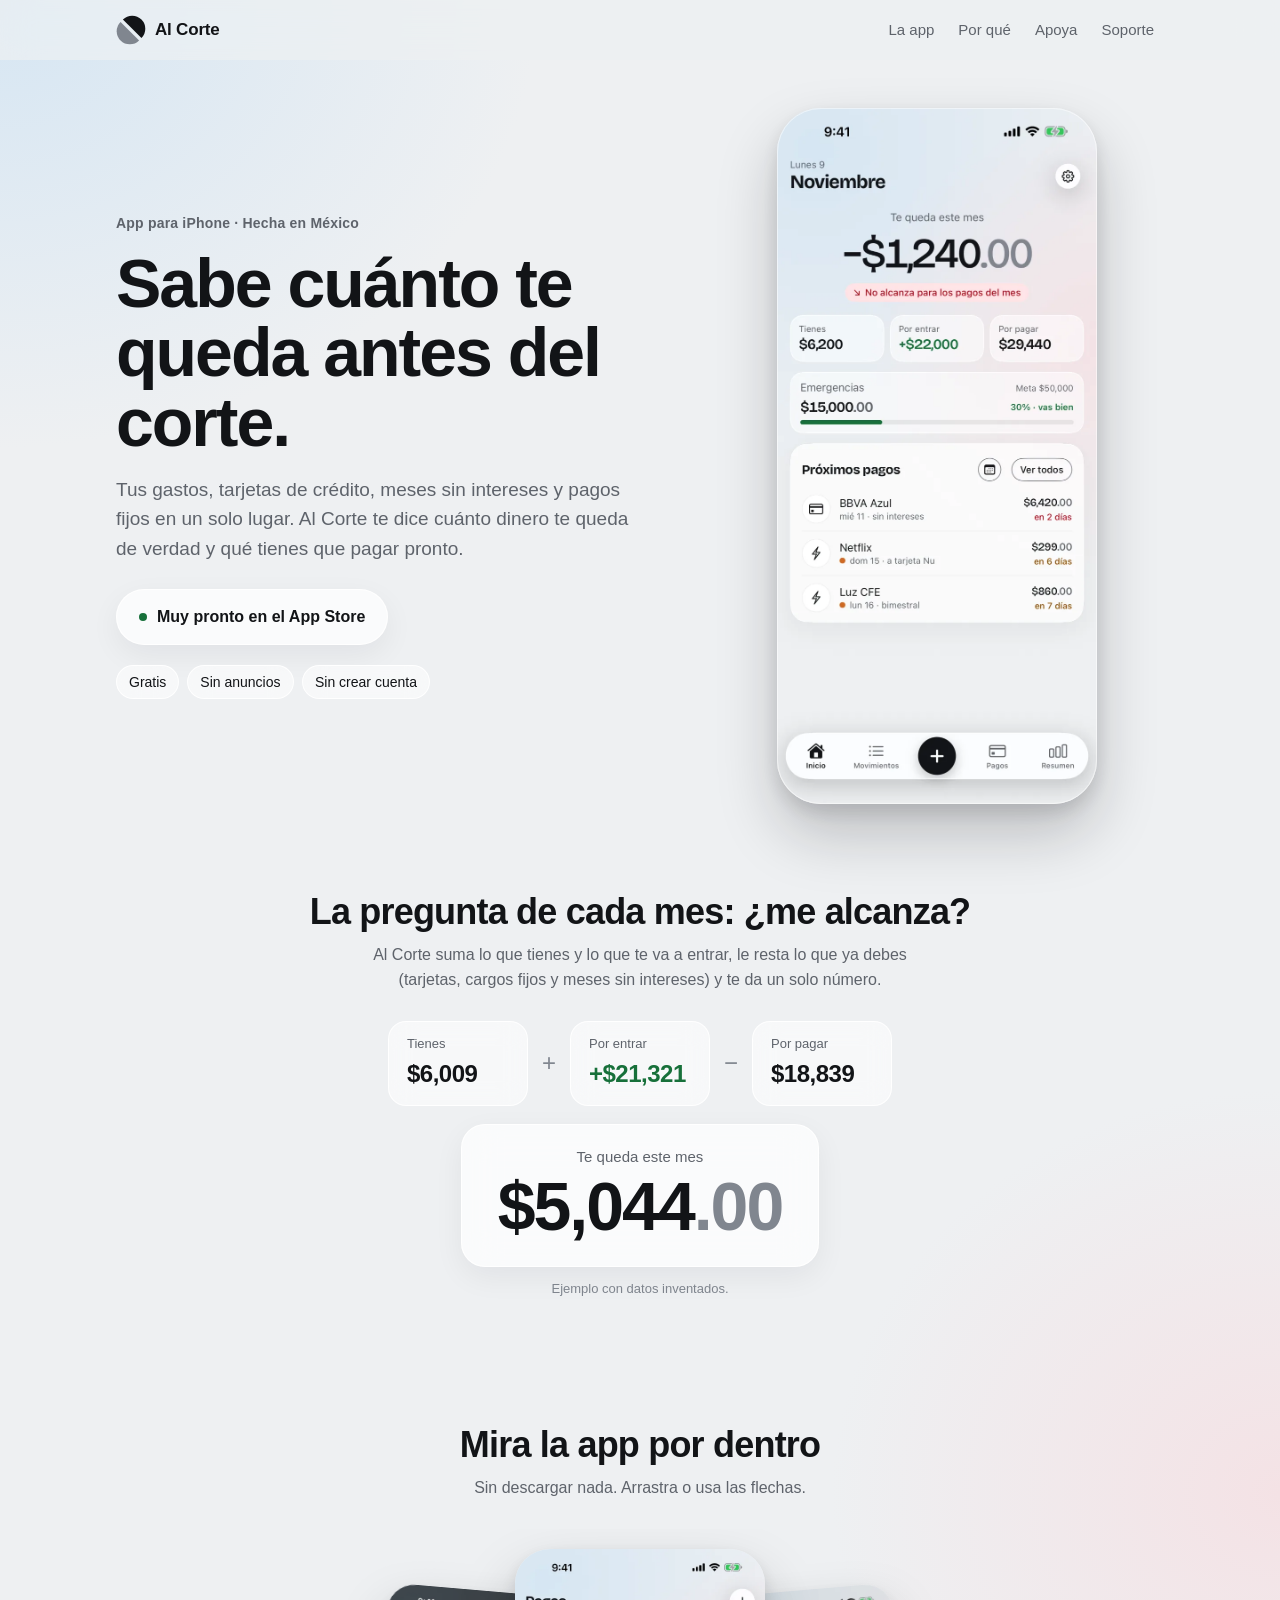
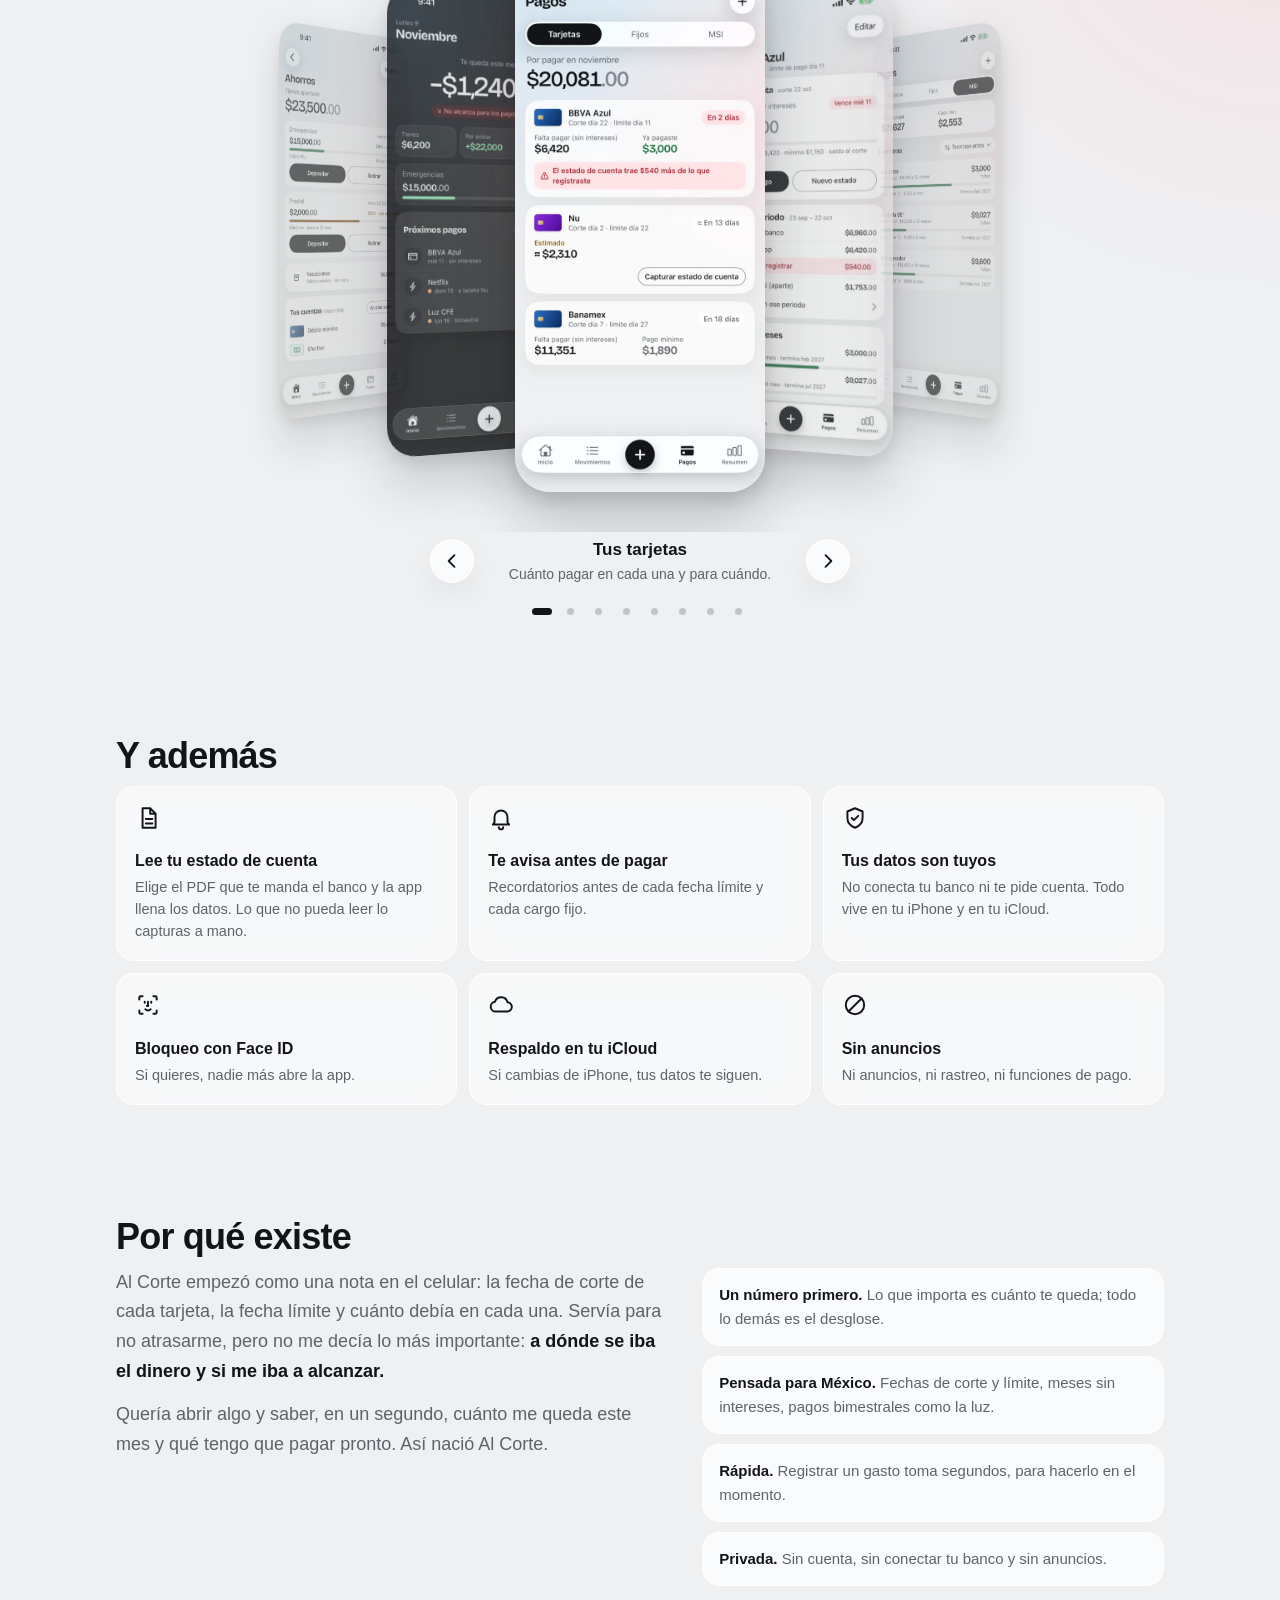
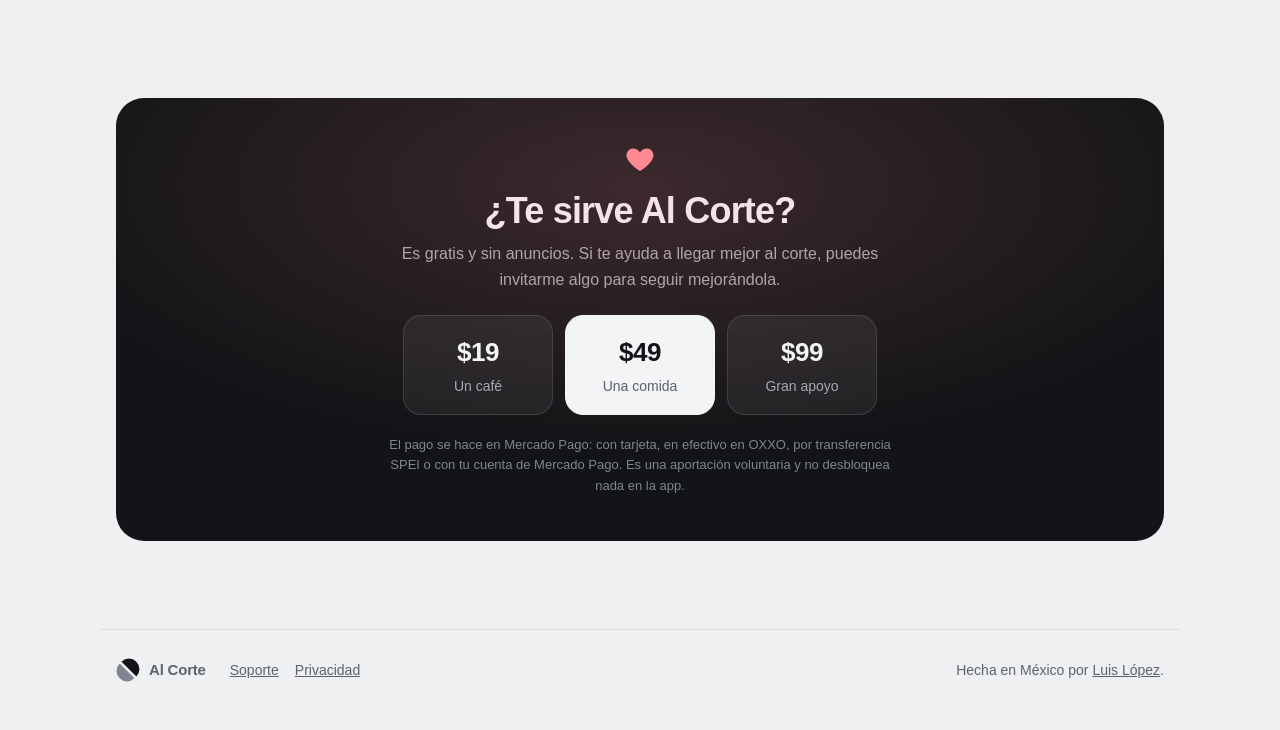
<file: index.html>
<!doctype html>
<html lang="es-MX">
<head>
<meta charset="utf-8">
<meta name="viewport" content="width=device-width, initial-scale=1, viewport-fit=cover">
<title>Al Corte · Sabe cuánto te queda antes del corte</title>
<meta name="description" content="App para iPhone que junta tus gastos, tarjetas de crédito, meses sin intereses y pagos fijos, y te dice cuánto dinero te queda de verdad. Gratis, sin anuncios y sin crear cuenta.">
<meta name="theme-color" content="#EEF0F2" media="(prefers-color-scheme: light)">
<meta name="theme-color" content="#0E1013" media="(prefers-color-scheme: dark)">
<meta property="og:type" content="website">
<meta property="og:locale" content="es_MX">
<meta property="og:title" content="Al Corte · Sabe cuánto te queda antes del corte">
<meta property="og:description" content="Tus gastos, tarjetas, meses sin intereses y pagos fijos en un solo lugar. Gratis y sin anuncios.">
<link rel="icon" href="marca.svg">
<link rel="stylesheet" href="estilo.css">
<link rel="stylesheet" href="inicio.css">
<link rel="preload" as="image" href="img/inicio.webp" type="image/webp" media="(prefers-color-scheme: light)">
<link rel="preload" as="image" href="img/inicio-oscuro.webp" type="image/webp" media="(prefers-color-scheme: dark)">
<script>document.documentElement.classList.add("js")</script>
<script src="inicio.js" defer></script>
</head>
<body class="inicio">

<header class="barra">
  <div class="barra-dentro">
  <a class="logo" href="./"><img src="marca.svg" alt="" width="30" height="30">Al Corte</a>
  <nav aria-label="Secciones">
    <a href="#app">La app</a>
    <a href="#por-que">Por qué</a>
    <a href="#apoya">Apoya</a>
    <a href="soporte/">Soporte</a>
  </nav>
  </div>
</header>

<main id="contenido">

  <section class="hero">
    <div class="hero-texto">
      <p class="ceja">App para iPhone · Hecha en México</p>
      <h1>Sabe cuánto te queda antes del corte.</h1>
      <p class="entrada">Tus gastos, tarjetas de crédito, meses sin intereses y pagos fijos en un solo lugar. Al Corte te dice cuánto dinero te queda de verdad y qué tienes que pagar pronto.</p>
      <div class="acciones">
        <span class="boton-tienda pronto">Muy pronto en el App Store</span>
      </div>
      <ul class="sellos" aria-label="Lo básico">
        <li>Gratis</li>
        <li>Sin anuncios</li>
        <li>Sin crear cuenta</li>
      </ul>
    </div>
    <div class="hero-telefono">
      <div class="flota">
        <div class="inclina" id="telefono">
          <picture>
            <source srcset="img/inicio-oscuro.webp" media="(prefers-color-scheme: dark)" width="600" height="1304">
            <img class="pantalla" src="img/inicio.webp" width="720" height="1565" fetchpriority="high"
                 alt="Pantalla de Inicio de Al Corte: lo que te queda este mes, lo que tienes, lo que está por entrar, lo que tienes que pagar y tus próximos pagos.">
          </picture>
        </div>
      </div>
    </div>
  </section>

  <section class="cuenta revelar" aria-labelledby="t-cuenta">
    <h2 id="t-cuenta">La pregunta de cada mes: ¿me alcanza?</h2>
    <p class="sub">Al Corte suma lo que tienes y lo que te va a entrar, le resta lo que ya debes (tarjetas, cargos fijos y meses sin intereses) y te da un solo número.</p>
    <div class="ecuacion">
      <div class="termino"><span>Tienes</span><b class="monto" data-contar="6200">$6,200</b></div>
      <i aria-hidden="true">+</i>
      <div class="termino"><span>Por entrar</span><b class="monto positivo" data-contar="22000" data-signo="+">+$22,000</b></div>
      <i aria-hidden="true">−</i>
      <div class="termino"><span>Por pagar</span><b class="monto" data-contar="19440">$19,440</b></div>
    </div>
    <div class="resultado">
      <span>Te queda este mes</span>
      <strong class="monto grande" data-contar="8760" data-centavos>$8,760<span class="centavos">.00</span></strong>
    </div>
    <p class="nota">Ejemplo con datos inventados.</p>
  </section>

  <section id="app" class="galeria revelar" aria-labelledby="t-app">
    <h2 id="t-app">Mira la app por dentro</h2>
    <p class="sub">Sin descargar nada. Arrastra o usa las flechas.</p>

    <div class="carrusel" id="carrusel" role="region" aria-roledescription="carrusel" aria-label="Capturas de Al Corte" tabindex="0">
      <ul class="pista">
        <li class="toma" data-titulo="Tus tarjetas" data-detalle="Cuánto pagar en cada una y para cuándo.">
          <img src="img/tarjetas.webp" width="600" height="1304" loading="lazy" alt="Pestaña Pagos con tres tarjetas: lo que falta pagar en cada una y en cuántos días vence.">
        </li>
        <li class="toma" data-titulo="Cada tarjeta, revisada" data-detalle="Te avisa si el banco trae algo que no registraste.">
          <img src="img/detalle-tarjeta.webp" width="600" height="1304" loading="lazy" alt="Detalle de una tarjeta: estado de cuenta, revisión del periodo y aviso de compras que faltan por registrar.">
        </li>
        <li class="toma" data-titulo="Meses sin intereses" data-detalle="Cuánto te falta y cuándo terminas cada compra.">
          <img src="img/msi.webp" width="600" height="1304" loading="lazy" alt="Lista de compras a meses sin intereses con lo que falta pagar y el mes en que terminan.">
        </li>
        <li class="toma" data-titulo="Calendario de pagos" data-detalle="Cortes, fechas límite, ingresos y cargos fijos.">
          <img src="img/calendario.webp" width="600" height="1304" loading="lazy" alt="Calendario del mes con fechas límite, cortes, ingresos y cargos fijos, y la lista de lo próximo.">
        </li>
        <li class="toma" data-titulo="Registrar un gasto" data-detalle="Monto, categoría y listo. Toma segundos.">
          <img src="img/registrar.webp" width="600" height="1304" loading="lazy" alt="Pantalla para registrar un gasto con teclado numérico, categorías y forma de pago.">
        </li>
        <li class="toma" data-titulo="Resumen del mes" data-detalle="A dónde se fue el dinero, por categoría.">
          <img src="img/resumen.webp" width="600" height="1304" loading="lazy" alt="Resumen del mes con el gasto por categoría.">
        </li>
        <li class="toma" data-titulo="Ahorros" data-detalle="Apartados con meta y cuánto llevas.">
          <img src="img/ahorros.webp" width="600" height="1304" loading="lazy" alt="Ahorros con apartados, metas y avance.">
        </li>
        <li class="toma" data-titulo="Modo oscuro" data-detalle="Se adapta a tu iPhone.">
          <img src="img/inicio-oscuro.webp" width="600" height="1304" loading="lazy" alt="Pantalla de Inicio en modo oscuro.">
        </li>
      </ul>
    </div>

    <div class="carrusel-pie">
      <button class="flecha" type="button" id="anterior" aria-label="Captura anterior">
        <svg viewBox="0 0 24 24" width="20" height="20" aria-hidden="true"><path d="M15 5l-7 7 7 7" fill="none" stroke="currentColor" stroke-width="2.2" stroke-linecap="round" stroke-linejoin="round"/></svg>
      </button>
      <div class="leyenda" id="leyenda"><b>Tus tarjetas</b><span>Cuánto pagar en cada una y para cuándo.</span></div>
      <button class="flecha" type="button" id="siguiente" aria-label="Captura siguiente">
        <svg viewBox="0 0 24 24" width="20" height="20" aria-hidden="true"><path d="M9 5l7 7-7 7" fill="none" stroke="currentColor" stroke-width="2.2" stroke-linecap="round" stroke-linejoin="round"/></svg>
      </button>
    </div>
    <div class="puntos" id="puntos"></div>
  </section>

  <section class="extras revelar" aria-labelledby="t-extras">
    <h2 id="t-extras">Y además</h2>
    <ul class="mosaicos">
      <li style="--i:0">
        <svg viewBox="0 0 24 24" aria-hidden="true"><path d="M7 3h7l5 5v13H7z M14 3v5h5 M10 13h6 M10 17h6" fill="none" stroke="currentColor" stroke-width="1.8" stroke-linejoin="round" stroke-linecap="round"/></svg>
        <b>Lee tu estado de cuenta</b>
        <span>Elige el PDF que te manda el banco y la app llena los datos. Lo que no pueda leer lo capturas a mano.</span>
      </li>
      <li style="--i:1">
        <svg viewBox="0 0 24 24" aria-hidden="true"><path d="M6 16V11a6 6 0 0112 0v5l1.5 2h-15z M10 20.5a2 2 0 004 0" fill="none" stroke="currentColor" stroke-width="1.8" stroke-linejoin="round" stroke-linecap="round"/></svg>
        <b>Te avisa antes de pagar</b>
        <span>Recordatorios antes de cada fecha límite y cada cargo fijo.</span>
      </li>
      <li style="--i:2">
        <svg viewBox="0 0 24 24" aria-hidden="true"><path d="M12 3l7 3v6c0 4.5-3 7.5-7 9-4-1.5-7-4.5-7-9V6z M9 12l2 2 4-4" fill="none" stroke="currentColor" stroke-width="1.8" stroke-linejoin="round" stroke-linecap="round"/></svg>
        <b>Tus datos son tuyos</b>
        <span>No conecta tu banco ni te pide cuenta. Todo vive en tu iPhone y en tu iCloud.</span>
      </li>
      <li style="--i:3">
        <svg viewBox="0 0 24 24" aria-hidden="true"><path d="M7 4H5a1 1 0 00-1 1v2 M17 4h2a1 1 0 011 1v2 M7 20H5a1 1 0 01-1-1v-2 M17 20h2a1 1 0 001-1v-2 M9 9v1 M15 9v1 M12 9v4h-1 M9.5 16a4 4 0 005 0" fill="none" stroke="currentColor" stroke-width="1.8" stroke-linejoin="round" stroke-linecap="round"/></svg>
        <b>Bloqueo con Face ID</b>
        <span>Si quieres, nadie más abre la app.</span>
      </li>
      <li style="--i:4">
        <svg viewBox="0 0 24 24" aria-hidden="true"><path d="M7 18a4.5 4.5 0 01-.6-8.96A6 6 0 0118 9.5a4.25 4.25 0 01-.5 8.5z" fill="none" stroke="currentColor" stroke-width="1.8" stroke-linejoin="round"/></svg>
        <b>Respaldo en tu iCloud</b>
        <span>Si cambias de iPhone, tus datos te siguen.</span>
      </li>
      <li style="--i:5">
        <svg viewBox="0 0 24 24" aria-hidden="true"><circle cx="12" cy="12" r="8.5" fill="none" stroke="currentColor" stroke-width="1.8"/><path d="M6 18L18 6" fill="none" stroke="currentColor" stroke-width="1.8" stroke-linecap="round"/></svg>
        <b>Sin anuncios</b>
        <span>Ni anuncios, ni rastreo, ni funciones de pago.</span>
      </li>
    </ul>
  </section>

  <section id="por-que" class="historia revelar" aria-labelledby="t-historia">
    <h2 id="t-historia">Por qué existe</h2>
    <div class="historia-cuerpo">
      <div class="historia-texto">
        <p>Al Corte empezó como una nota en el celular: la fecha de corte de cada tarjeta, la fecha límite y cuánto debía en cada una. Servía para no atrasarme, pero no me decía lo más importante: <strong>a dónde se iba el dinero y si me iba a alcanzar.</strong></p>
        <p>Quería abrir algo y saber, en un segundo, cuánto me queda este mes y qué tengo que pagar pronto. Así nació Al Corte.</p>
      </div>
      <ul class="principios">
        <li><b>Un número primero.</b> Lo que importa es cuánto te queda; todo lo demás es el desglose.</li>
        <li><b>Pensada para México.</b> Fechas de corte y límite, meses sin intereses, pagos bimestrales como la luz.</li>
        <li><b>Rápida.</b> Registrar un gasto toma segundos, para hacerlo en el momento.</li>
        <li><b>Privada.</b> Sin cuenta, sin conectar tu banco y sin anuncios.</li>
      </ul>
    </div>
  </section>

  <section id="apoya" class="apoya revelar" aria-labelledby="t-apoya">
    <div class="apoya-caja">
      <svg class="corazon" viewBox="0 0 24 24" aria-hidden="true"><path d="M12 20.5s-7.5-4.6-9.2-9.4C1.7 7.9 3.8 4.5 7.2 4.5c2 0 3.6 1.1 4.8 2.8 1.2-1.7 2.8-2.8 4.8-2.8 3.4 0 5.5 3.4 4.4 6.6-1.7 4.8-9.2 9.4-9.2 9.4z" fill="currentColor"/></svg>
      <h2 id="t-apoya">¿Te sirve Al Corte?</h2>
      <p>Es gratis y sin anuncios. Si te ayuda a llegar mejor al corte, puedes invitarme algo para seguir mejorándola.</p>
      <div class="montos">
        <a class="donar" href="https://mpago.la/24fGsZq" data-liga target="_blank" rel="noopener"><b>$19</b><span>Un café</span></a>
        <a class="donar destacado" href="https://mpago.la/1JMsMLo" data-liga target="_blank" rel="noopener"><b>$49</b><span>Una comida</span></a>
        <a class="donar" href="https://mpago.la/2PEcxmM" data-liga target="_blank" rel="noopener"><b>$99</b><span>Gran apoyo</span></a>
      </div>
      <p class="letra-chica">El pago se hace en Mercado Pago: con tarjeta, en efectivo en OXXO, por transferencia SPEI o con tu cuenta de Mercado Pago. Es una aportación voluntaria y no desbloquea nada en la app.</p>
    </div>
  </section>

</main>

<footer class="pie">
  <a class="logo" href="./"><img src="marca.svg" alt="" width="24" height="24">Al Corte</a>
  <nav aria-label="Ayuda"><a href="soporte/">Soporte</a><a href="privacidad/">Privacidad</a></nav>
  <p>Hecha en México por <a href="https://luislpz.xyz">Luis López</a>.</p>
</footer>

</body>
</html>
</file>
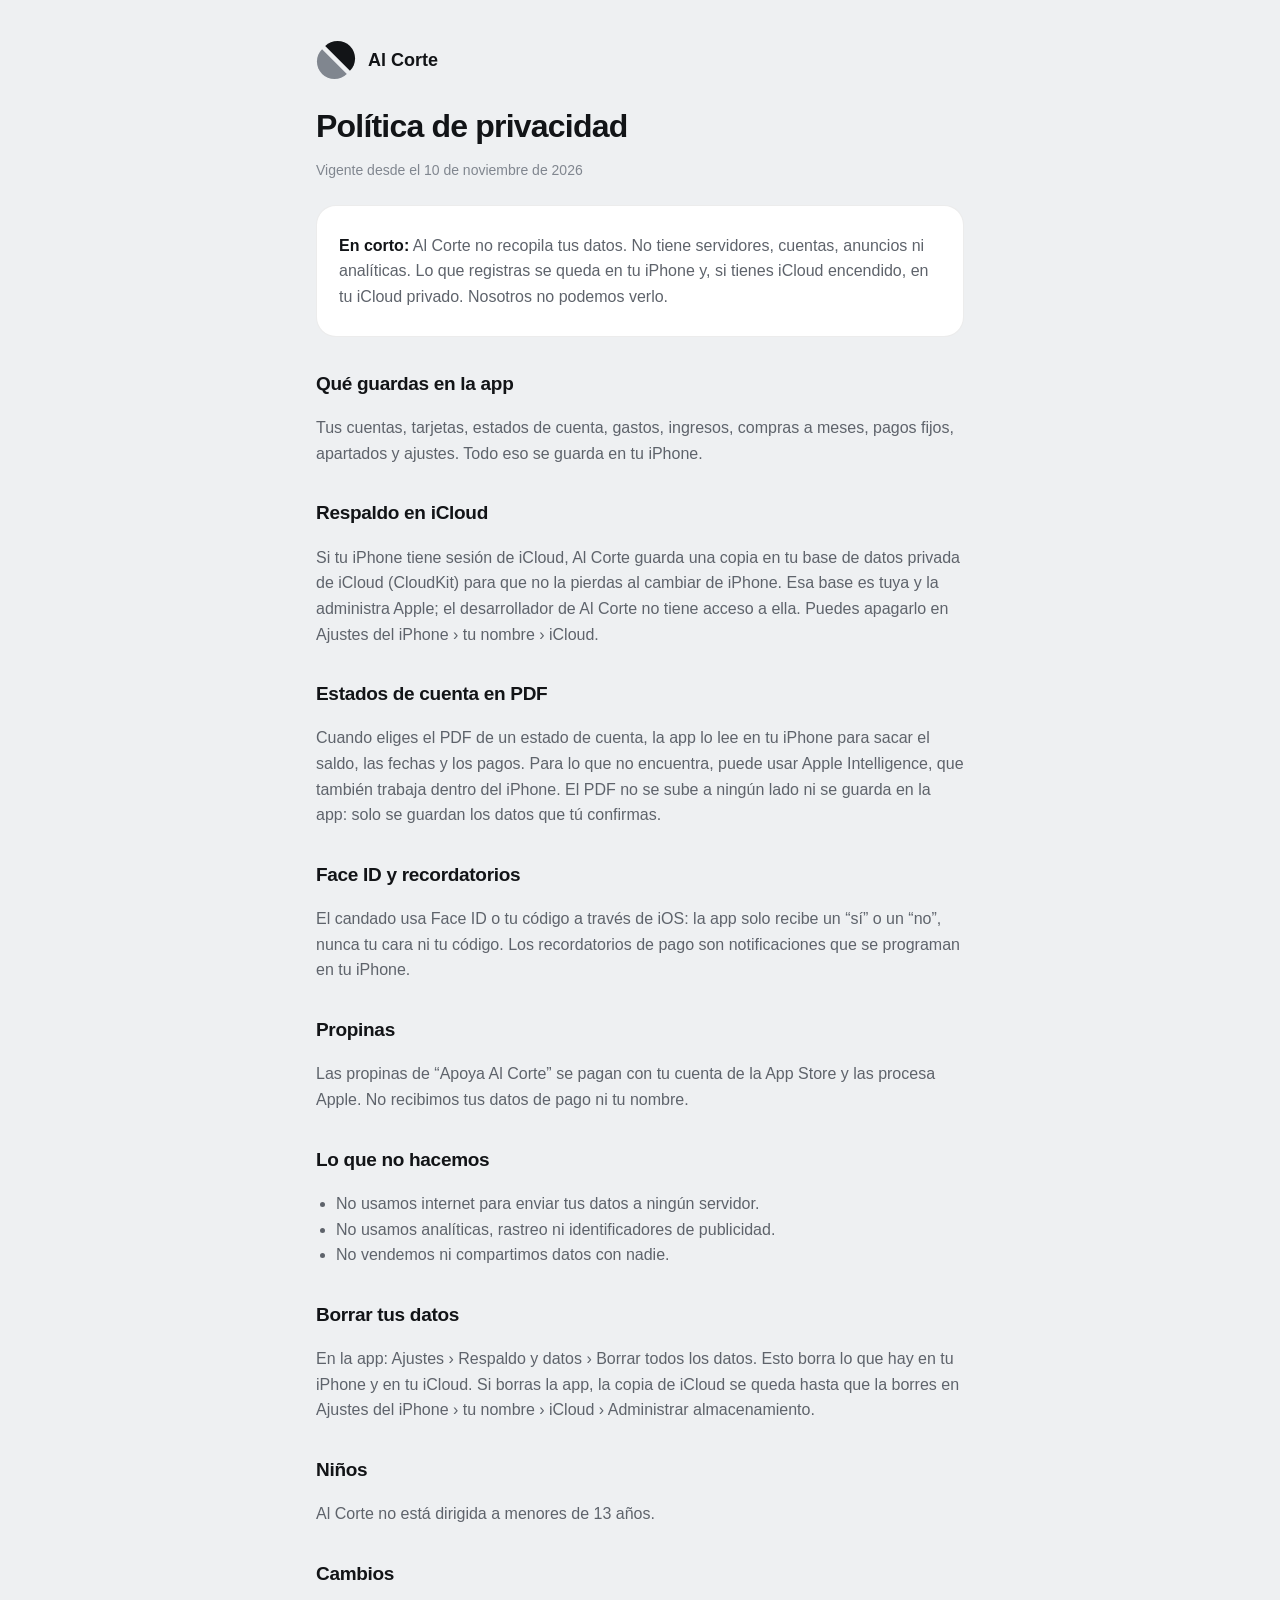
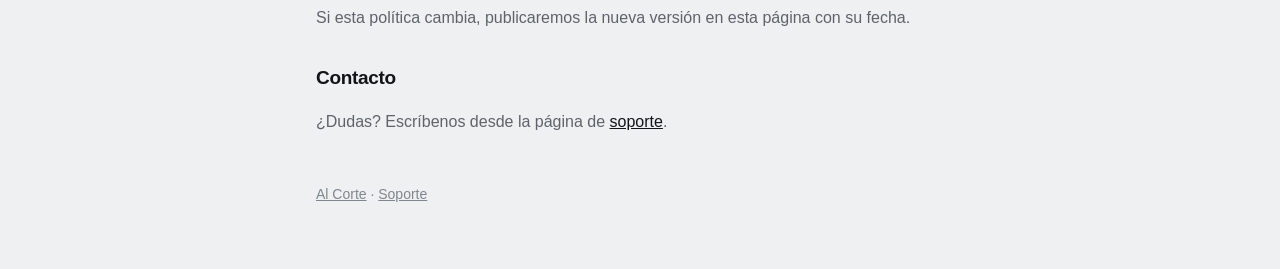
<file: privacidad/index.html>
<!doctype html>
<html lang="es-MX">
<head>
<meta charset="utf-8">
<meta name="viewport" content="width=device-width, initial-scale=1">
<title>Privacidad · Al Corte</title>
<meta name="description" content="Política de privacidad de Al Corte.">
<link rel="icon" href="../marca.svg">
<link rel="stylesheet" href="../estilo.css">
</head>
<body>
<main>
<header><img src="../marca.svg" alt=""><a href="../">Al Corte</a></header>
<h1>Política de privacidad</h1>
<p class="fecha">Vigente desde el 10 de noviembre de 2026</p>

<div class="tarjeta">
<p><strong>En corto:</strong> Al Corte no recopila tus datos. No tiene servidores, cuentas, anuncios ni analíticas. Lo que registras se queda en tu iPhone y, si tienes iCloud encendido, en tu iCloud privado. Nosotros no podemos verlo.</p>
</div>

<h2>Qué guardas en la app</h2>
<p>Tus cuentas, tarjetas, estados de cuenta, gastos, ingresos, compras a meses, pagos fijos, apartados y ajustes. Todo eso se guarda en tu iPhone.</p>

<h2>Respaldo en iCloud</h2>
<p>Si tu iPhone tiene sesión de iCloud, Al Corte guarda una copia en tu base de datos privada de iCloud (CloudKit) para que no la pierdas al cambiar de iPhone. Esa base es tuya y la administra Apple; el desarrollador de Al Corte no tiene acceso a ella. Puedes apagarlo en Ajustes del iPhone › tu nombre › iCloud.</p>

<h2>Estados de cuenta en PDF</h2>
<p>Cuando eliges el PDF de un estado de cuenta, la app lo lee en tu iPhone para sacar el saldo, las fechas y los pagos. Para lo que no encuentra, puede usar Apple Intelligence, que también trabaja dentro del iPhone. El PDF no se sube a ningún lado ni se guarda en la app: solo se guardan los datos que tú confirmas.</p>

<h2>Face ID y recordatorios</h2>
<p>El candado usa Face ID o tu código a través de iOS: la app solo recibe un “sí” o un “no”, nunca tu cara ni tu código. Los recordatorios de pago son notificaciones que se programan en tu iPhone.</p>

<h2>Propinas</h2>
<p>Las propinas de “Apoya Al Corte” se pagan con tu cuenta de la App Store y las procesa Apple. No recibimos tus datos de pago ni tu nombre.</p>

<h2>Lo que no hacemos</h2>
<ul>
<li>No usamos internet para enviar tus datos a ningún servidor.</li>
<li>No usamos analíticas, rastreo ni identificadores de publicidad.</li>
<li>No vendemos ni compartimos datos con nadie.</li>
</ul>

<h2>Borrar tus datos</h2>
<p>En la app: Ajustes › Respaldo y datos › Borrar todos los datos. Esto borra lo que hay en tu iPhone y en tu iCloud. Si borras la app, la copia de iCloud se queda hasta que la borres en Ajustes del iPhone › tu nombre › iCloud › Administrar almacenamiento.</p>

<h2>Niños</h2>
<p>Al Corte no está dirigida a menores de 13 años.</p>

<h2>Cambios</h2>
<p>Si esta política cambia, publicaremos la nueva versión en esta página con su fecha.</p>

<h2>Contacto</h2>
<p>¿Dudas? Escríbenos desde la página de <a href="../soporte/">soporte</a>.</p>

<footer><a href="../">Al Corte</a> · <a href="../soporte/">Soporte</a></footer>
</main>
</body>
</html>
</file>
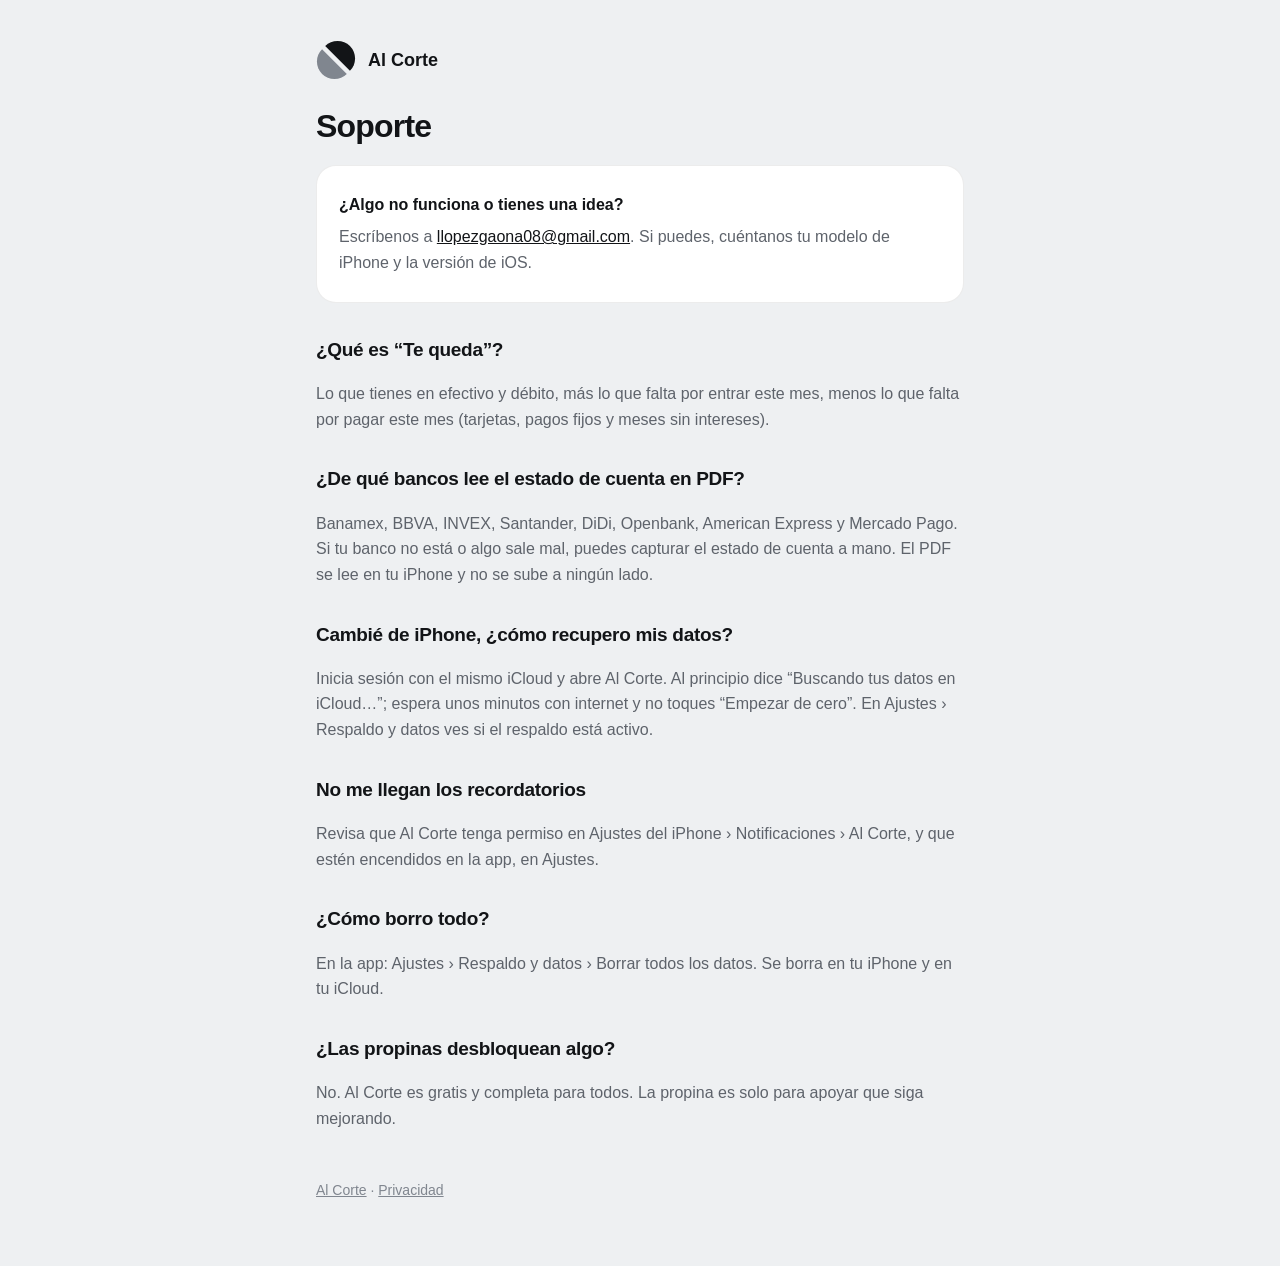
<file: soporte/index.html>
<!doctype html>
<html lang="es-MX">
<head>
<meta charset="utf-8">
<meta name="viewport" content="width=device-width, initial-scale=1">
<title>Soporte · Al Corte</title>
<meta name="description" content="Ayuda y contacto de Al Corte.">
<link rel="icon" href="../marca.svg">
<link rel="stylesheet" href="../estilo.css">
</head>
<body>
<main>
<header><img src="../marca.svg" alt=""><a href="../">Al Corte</a></header>
<h1>Soporte</h1>
<div class="tarjeta">
<p><strong>¿Algo no funciona o tienes una idea?</strong></p>
<p>Escríbenos a <a href="mailto:llopezgaona08@gmail.com?subject=Al%20Corte">llopezgaona08@gmail.com</a>. Si puedes, cuéntanos tu modelo de iPhone y la versión de iOS.</p>
</div>

<h2>¿Qué es “Te queda”?</h2>
<p>Lo que tienes en efectivo y débito, más lo que falta por entrar este mes, menos lo que falta por pagar este mes (tarjetas, pagos fijos y meses sin intereses).</p>

<h2>¿De qué bancos lee el estado de cuenta en PDF?</h2>
<p>Banamex, BBVA, INVEX, Santander, DiDi, Openbank, American Express y Mercado Pago. Si tu banco no está o algo sale mal, puedes capturar el estado de cuenta a mano. El PDF se lee en tu iPhone y no se sube a ningún lado.</p>

<h2>Cambié de iPhone, ¿cómo recupero mis datos?</h2>
<p>Inicia sesión con el mismo iCloud y abre Al Corte. Al principio dice “Buscando tus datos en iCloud…”; espera unos minutos con internet y no toques “Empezar de cero”. En Ajustes › Respaldo y datos ves si el respaldo está activo.</p>

<h2>No me llegan los recordatorios</h2>
<p>Revisa que Al Corte tenga permiso en Ajustes del iPhone › Notificaciones › Al Corte, y que estén encendidos en la app, en Ajustes.</p>

<h2>¿Cómo borro todo?</h2>
<p>En la app: Ajustes › Respaldo y datos › Borrar todos los datos. Se borra en tu iPhone y en tu iCloud.</p>

<h2>¿Las propinas desbloquean algo?</h2>
<p>No. Al Corte es gratis y completa para todos. La propina es solo para apoyar que siga mejorando.</p>

<footer><a href="../">Al Corte</a> · <a href="../privacidad/">Privacidad</a></footer>
</main>
</body>
</html>
</file>
<file: estilo.css>
:root{--bg:#EEF0F2;--surface:#FFFFFF;--ink:#121417;--muted:#5E636B;--faint:#80868F;--line:rgba(18,20,23,.08);--accent:#121417}
@media (prefers-color-scheme:dark){:root{--bg:#0E1013;--surface:#1B1E23;--ink:#F2F4F6;--muted:#A3A9B2;--faint:#6B717A;--line:rgba(255,255,255,.08);--accent:#F2F4F6}}
*{box-sizing:border-box}
body{margin:0;background:var(--bg);color:var(--ink);font:16px/1.6 -apple-system,BlinkMacSystemFont,"Segoe UI",Inter,sans-serif;-webkit-font-smoothing:antialiased}
main{max-width:680px;margin:0 auto;padding:40px 16px 64px}
header{display:flex;align-items:center;gap:12px;margin-bottom:28px}
header img{width:40px;height:40px}
header a{color:inherit;text-decoration:none;font-weight:700;font-size:18px}
h1{font-size:32px;line-height:1.15;letter-spacing:-.8px;margin:0 0 8px}
h2{font-size:19px;letter-spacing:-.3px;margin:32px 0 6px}
p,li{color:var(--muted)}
strong{color:var(--ink)}
a{color:var(--ink)}
.fecha{color:var(--faint);font-size:14px;margin-bottom:24px}
.tarjeta{background:var(--surface);border:1px solid var(--line);border-radius:20px;padding:20px 22px;margin:20px 0}
.tarjeta p{margin:.4em 0}
ul{padding-left:20px}
footer{margin-top:48px;color:var(--faint);font-size:14px}
footer a{color:var(--faint)}
@media (prefers-color-scheme:dark){header img{filter:invert(1)}}
</file>
<file: inicio.css>
/* Página de inicio de Al Corte. Usa los colores de la app (docs/diseno/tokens.json en ControlGastos). */
:root{
  --tinte-azul:#D6E6F3;--tinte-rosa:#F4E2E5;
  --cristal:rgba(255,255,255,.55);--cristal-fuerte:rgba(255,255,255,.72);--canto:rgba(255,255,255,.9);
  --positivo:#17703A;--negativo:#B0101F;--foco:#2F6FEB;
  --sobre-acento:#FFFFFF;
  --sombra-panel:0 10px 30px rgba(20,24,30,.06);
  --sombra-tel:0 30px 60px rgba(18,20,23,.22),0 8px 18px rgba(18,20,23,.12);
  --curva:cubic-bezier(.2,.8,.2,1);
}
@media (prefers-color-scheme:dark){:root{
  --tinte-azul:#18242F;--tinte-rosa:#2A1C20;
  --cristal:rgba(255,255,255,.06);--cristal-fuerte:rgba(255,255,255,.10);--canto:rgba(255,255,255,.12);
  --positivo:#7FE0A4;--negativo:#FF8A93;--foco:#7AA7FF;
  --sobre-acento:#121417;
  --sombra-panel:0 10px 30px rgba(0,0,0,.4);
  --sombra-tel:0 30px 60px rgba(0,0,0,.55),0 8px 18px rgba(0,0,0,.4);
}}

html{scroll-behavior:smooth}
body.inicio{
  background:
    radial-gradient(60vmax 50vmax at 0% 0%,var(--tinte-azul),transparent 70%),
    radial-gradient(50vmax 45vmax at 100% 38%,var(--tinte-rosa),transparent 70%),
    var(--bg);
  background-repeat:no-repeat;
  overflow-x:hidden;
}
@supports (overflow:clip){body.inicio{overflow-x:clip}}
.inicio main{max-width:1080px;padding:0 16px 32px}
.inicio h2{font-size:clamp(26px,4vw,36px);line-height:1.12;letter-spacing:-.8px;margin:0 0 10px;color:var(--ink)}
.inicio .sub{max-width:560px;margin:0 0 28px}
.inicio section{padding:56px 0}
:focus-visible{outline:2px solid var(--foco);outline-offset:3px;border-radius:8px}

/* ---------- Barra ---------- */
.barra{position:sticky;top:0;z-index:50;display:block;margin:0;
  background:color-mix(in srgb,var(--bg) 72%,transparent);-webkit-backdrop-filter:saturate(1.4) blur(18px);backdrop-filter:saturate(1.4) blur(18px)}
.barra-dentro{max-width:1080px;margin:0 auto;padding:12px 16px;padding-left:max(16px,env(safe-area-inset-left));padding-right:max(16px,env(safe-area-inset-right));display:flex;align-items:center;gap:12px}
.barra::after{content:"";position:absolute;inset:auto 0 0 0;height:1px;background:var(--line);opacity:0;transition:opacity .3s}
.barra.con-borde::after{opacity:1}
.logo{display:flex;align-items:center;gap:9px;color:var(--ink);text-decoration:none;font-weight:700;font-size:17px;letter-spacing:-.2px}
.barra .logo img{width:30px;height:30px}
.barra nav{margin-left:auto;display:flex;gap:4px}
.barra nav a{color:var(--muted);text-decoration:none;font-size:15px;font-weight:500;padding:6px 10px;border-radius:999px;transition:background .2s,color .2s}
.barra nav a:hover{color:var(--ink);background:var(--cristal-fuerte)}
@media (max-width:560px){.barra nav a[href="#app"],.barra nav a[href="#por-que"]{display:none}}

/* ---------- Encabezado ---------- */
.hero{display:grid;grid-template-columns:1.1fr .9fr;align-items:center;gap:40px;padding:48px 0 32px !important}
.ceja{font-size:14px;font-weight:600;letter-spacing:.2px;color:var(--muted);margin:0 0 14px}
.hero h1{font-size:clamp(40px,6.4vw,68px);line-height:1.02;letter-spacing:-2px;margin:0 0 18px;color:var(--ink)}
.entrada{font-size:clamp(17px,1.8vw,19px);line-height:1.55;max-width:520px;margin:0 0 26px}
.acciones{display:flex;flex-wrap:wrap;gap:12px;align-items:center;margin-bottom:20px}
.boton-tienda{display:inline-flex;align-items:center;gap:10px;background:var(--accent);color:var(--sobre-acento);font-weight:600;font-size:16px;padding:14px 22px;border-radius:999px;text-decoration:none;box-shadow:0 6px 16px rgba(18,20,23,.2)}
.boton-tienda.pronto{background:var(--cristal-fuerte);color:var(--ink);border:1px solid var(--canto);box-shadow:var(--sombra-panel);cursor:default}
.boton-tienda.pronto::before{content:"";width:8px;height:8px;border-radius:50%;background:var(--positivo);box-shadow:0 0 0 0 var(--positivo);animation:latido 2.4s infinite}
@keyframes latido{0%{box-shadow:0 0 0 0 color-mix(in srgb,var(--positivo) 55%,transparent)}70%,100%{box-shadow:0 0 0 9px transparent}}
.sellos{list-style:none;padding:0;margin:0;display:flex;flex-wrap:wrap;gap:8px}
.sellos li{font-size:14px;color:var(--ink);background:var(--cristal);border:1px solid var(--canto);padding:5px 12px;border-radius:999px;-webkit-backdrop-filter:blur(12px);backdrop-filter:blur(12px)}

.hero-telefono{display:flex;justify-content:center;perspective:1200px}
.flota{animation:flotar 6s ease-in-out infinite}
@keyframes flotar{0%,100%{transform:translateY(0)}50%{transform:translateY(-14px)}}
.inclina{transform-style:preserve-3d;transition:transform .5s var(--curva);will-change:transform}
.pantalla{display:block;width:clamp(230px,28vw,320px);height:auto;border-radius:clamp(30px,3.8vw,44px);box-shadow:var(--sombra-tel);
  outline:1px solid rgba(255,255,255,.5);outline-offset:-1px}

@media (max-width:820px){
  .hero{grid-template-columns:1fr;text-align:left;gap:36px;padding-top:24px !important}
  .hero-telefono{order:2}
}

/* ---------- ¿Me alcanza? ---------- */
.cuenta{text-align:center}
.cuenta .sub{margin-left:auto;margin-right:auto}
.ecuacion{display:flex;justify-content:center;align-items:center;flex-wrap:wrap;gap:10px 14px;margin:8px auto 18px}
.ecuacion i{font-style:normal;font-size:24px;color:var(--faint);font-weight:300}
.termino{background:var(--cristal);border:1px solid var(--canto);border-radius:18px;padding:12px 18px;min-width:140px;text-align:left;-webkit-backdrop-filter:blur(14px);backdrop-filter:blur(14px)}
.termino span{display:block;font-size:13px;color:var(--muted)}
.monto{font-variant-numeric:tabular-nums;font-size:24px;letter-spacing:-.5px;color:var(--ink)}
.monto.positivo{color:var(--positivo)}
.resultado{display:inline-flex;flex-direction:column;align-items:center;background:var(--cristal-fuerte);border:1px solid var(--canto);border-radius:24px;padding:20px 36px 22px;box-shadow:var(--sombra-panel);-webkit-backdrop-filter:blur(18px);backdrop-filter:blur(18px)}
.resultado>span{font-size:15px;color:var(--muted)}
.monto.grande{font-size:clamp(44px,8vw,68px);font-weight:700;letter-spacing:-2px;line-height:1.1}
.centavos{color:var(--faint)}
.nota{font-size:13px;color:var(--faint);margin-top:12px}
@media (max-width:560px){
  .ecuacion{flex-direction:column;gap:6px}
  .ecuacion i{line-height:1}
  .termino{width:100%;max-width:300px;display:flex;justify-content:space-between;align-items:baseline}
  .termino span{display:inline}
}

/* ---------- Carrusel ---------- */
.galeria{text-align:center}
.galeria .sub{margin-left:auto;margin-right:auto}
.carrusel{--ancho:clamp(170px,44vw,250px);position:relative;outline:none}
.pista{list-style:none;margin:0;padding:0}
.toma img{display:block;width:100%;height:auto;border-radius:calc(var(--ancho) * .14);box-shadow:var(--sombra-tel);user-select:none;-webkit-user-drag:none;pointer-events:none}

/* Sin JavaScript: una tira que se desliza de lado */
html:not(.js) .pista{display:flex;gap:16px;overflow-x:auto;scroll-snap-type:x mandatory;padding:10px 16px 24px}
html:not(.js) .toma{flex:0 0 var(--ancho);scroll-snap-align:center}
html:not(.js) .carrusel-pie,html:not(.js) .puntos{display:none}

/* Con JavaScript: carrusel 3D */
.js .carrusel{height:calc(var(--ancho) * 2.173 + 60px);perspective:1400px;overflow:hidden;cursor:grab;touch-action:pan-y;
  -webkit-mask-image:linear-gradient(90deg,transparent 0,#000 12%,#000 88%,transparent 100%);mask-image:linear-gradient(90deg,transparent 0,#000 12%,#000 88%,transparent 100%)}
.js .carrusel.arrastrando{cursor:grabbing}
.js .pista{position:absolute;inset:0;transform-style:preserve-3d}
.js .toma{position:absolute;top:20px;left:50%;width:var(--ancho);margin-left:calc(var(--ancho) / -2);
  transition:transform .75s var(--curva),opacity .75s var(--curva),filter .75s var(--curva);will-change:transform;cursor:pointer}
.js .toma.actual{cursor:grab}

.carrusel-pie{display:flex;align-items:center;justify-content:center;gap:16px;margin-top:4px}
.flecha{flex:none;width:44px;height:44px;border-radius:50%;border:1px solid var(--canto);background:var(--cristal-fuerte);color:var(--ink);display:grid;place-items:center;cursor:pointer;box-shadow:var(--sombra-panel);transition:transform .2s var(--curva)}
.flecha:hover{transform:scale(1.07)}
.flecha:active{transform:scale(.95)}
.leyenda{min-width:0;width:300px;max-width:60vw;transition:opacity .25s,transform .25s}
.leyenda.cambiando{opacity:0;transform:translateY(6px)}
.leyenda b{display:block;font-size:17px;color:var(--ink)}
.leyenda span{display:block;font-size:14px;color:var(--muted)}
.puntos{display:flex;justify-content:center;gap:4px;margin-top:14px}
.puntos button{width:24px;height:24px;padding:0;border:0;background:none;cursor:pointer;display:grid;place-items:center}
.puntos button::before{content:"";width:7px;height:7px;border-radius:4px;background:var(--line);background:color-mix(in srgb,var(--ink) 20%,transparent);transition:width .3s var(--curva),background .3s}
.puntos button[aria-current="true"]::before{width:20px;background:var(--ink)}

/* ---------- Y además ---------- */
.mosaicos{list-style:none;padding:0;margin:0;display:grid;grid-template-columns:repeat(3,1fr);gap:12px}
.mosaicos li{background:var(--cristal);border:1px solid var(--canto);border-radius:18px;padding:18px;-webkit-backdrop-filter:blur(14px);backdrop-filter:blur(14px)}
.mosaicos svg{width:26px;height:26px;color:var(--ink);margin-bottom:10px}
.mosaicos b{display:block;color:var(--ink);font-size:16px;margin-bottom:3px}
.mosaicos span{display:block;color:var(--muted);font-size:14.5px;line-height:1.5}
@media (max-width:820px){.mosaicos{grid-template-columns:1fr 1fr}}
@media (max-width:520px){.mosaicos{grid-template-columns:1fr}}

/* ---------- Por qué existe ---------- */
.historia-cuerpo{display:grid;grid-template-columns:1.2fr 1fr;gap:32px;align-items:start}
.historia-texto p{font-size:18px;line-height:1.65;margin:0 0 14px}
.principios{list-style:none;padding:0;margin:0;display:grid;gap:10px}
.principios li{background:var(--cristal-fuerte);border:1px solid var(--canto);border-radius:18px;padding:14px 16px;font-size:15px}
.principios b{color:var(--ink)}
@media (max-width:820px){.historia-cuerpo{grid-template-columns:1fr}}

/* ---------- Apoya ---------- */
.apoya-caja{background:#121417;color:#F2F4F6;border-radius:28px;padding:44px 24px;text-align:center;position:relative;overflow:hidden}
@media (prefers-color-scheme:dark){.apoya-caja{background:#1B1E23;border:1px solid rgba(255,255,255,.08)}}
.apoya-caja::before{content:"";position:absolute;inset:-40% -10% auto;height:120%;background:radial-gradient(closest-side,rgba(255,138,147,.18),transparent);pointer-events:none}
.apoya-caja h2{color:#F2F4F6}
.apoya-caja p{color:#A3A9B2;max-width:520px;margin:0 auto 22px}
.corazon{width:34px;height:34px;color:#FF8A93;margin-bottom:8px;animation:palpita 1.8s ease-in-out infinite}
@keyframes palpita{0%,100%{transform:scale(1)}12%{transform:scale(1.14)}24%{transform:scale(1)}36%{transform:scale(1.1)}}
.montos{display:flex;justify-content:center;gap:12px;flex-wrap:wrap;margin-bottom:20px;position:relative}
.donar{position:relative;flex:0 1 150px;display:flex;flex-direction:column;align-items:center;gap:2px;padding:16px 10px;border-radius:18px;text-decoration:none;
  background:rgba(255,255,255,.06);border:1px solid rgba(255,255,255,.12);color:#F2F4F6;transition:transform .25s var(--curva),box-shadow .25s,background .25s}
.donar b{font-size:26px;letter-spacing:-.5px}
.donar span{font-size:14px;color:#A3A9B2}
.donar:hover{transform:translateY(-4px);box-shadow:0 12px 24px rgba(0,0,0,.35);background:rgba(255,255,255,.1)}
.donar.destacado{background:#F2F4F6;color:#121417;border-color:#F2F4F6}
.donar.destacado span{color:#5E636B}
.donar.destacado:hover{background:#fff}
.donar .chispa{position:absolute;left:50%;top:6px;color:#FF8A93;font-size:20px;pointer-events:none;animation:sube-corazon .9s ease-out forwards}
@keyframes sube-corazon{from{transform:translate(-50%,0) scale(.5);opacity:1}to{transform:translate(calc(-50% + var(--dx,0px)),-46px) scale(1.4);opacity:0}}
.letra-chica{font-size:13px !important;color:#80868F !important;margin-bottom:0 !important}

/* ---------- Pie ---------- */
.pie{max-width:1080px;margin:0 auto;padding:28px 16px 48px;display:flex;flex-wrap:wrap;align-items:center;gap:12px 24px;border-top:1px solid var(--line);color:var(--faint);font-size:14px}
.pie .logo{font-size:15px}
.pie nav{display:flex;gap:16px}
.pie a{color:var(--muted)}
.pie p{margin:0 0 0 auto}
@media (max-width:560px){.pie p{margin:0;width:100%}}
@media (prefers-color-scheme:dark){.barra .logo img,.pie .logo img{filter:invert(1)}}

/* ---------- Aparecer al hacer scroll ---------- */
.js .revelar{opacity:0;transform:translateY(32px);transition:opacity .9s var(--curva),transform .9s var(--curva)}
.js .revelar.visible{opacity:1;transform:none}
.js .revelar .mosaicos li{opacity:0;transform:translateY(18px);transition:opacity .6s var(--curva),transform .6s var(--curva);transition-delay:calc(var(--i) * 70ms + 150ms)}
.js .revelar.visible .mosaicos li{opacity:1;transform:none}

/* ---------- Reducir movimiento ---------- */
@media (prefers-reduced-motion:reduce){
  html{scroll-behavior:auto}
  .flota,.corazon,.boton-tienda.pronto::before{animation:none}
  .inclina{transform:none !important}
  .js .revelar,.js .revelar .mosaicos li{opacity:1;transform:none;transition:none}
  .js .toma{transition:none}
  .leyenda{transition:none}
  .donar .chispa{display:none}
}
</file>
